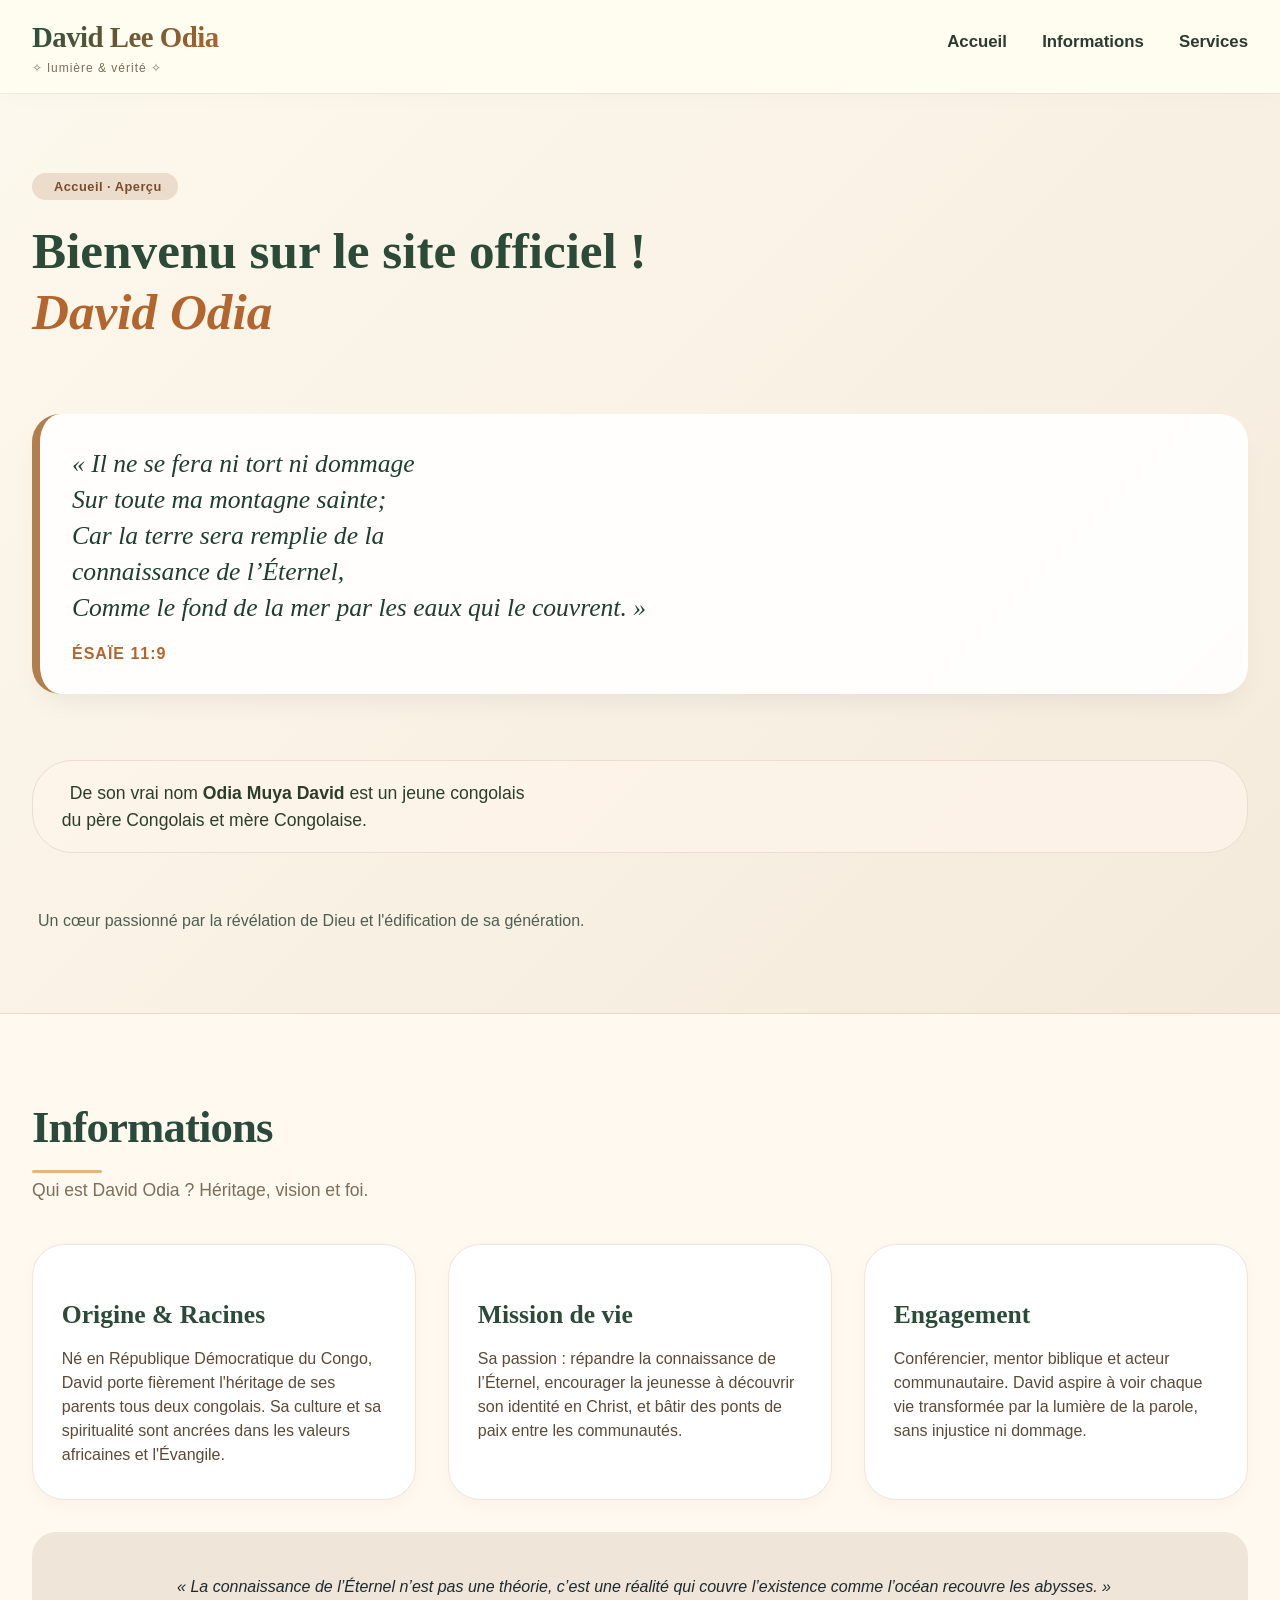
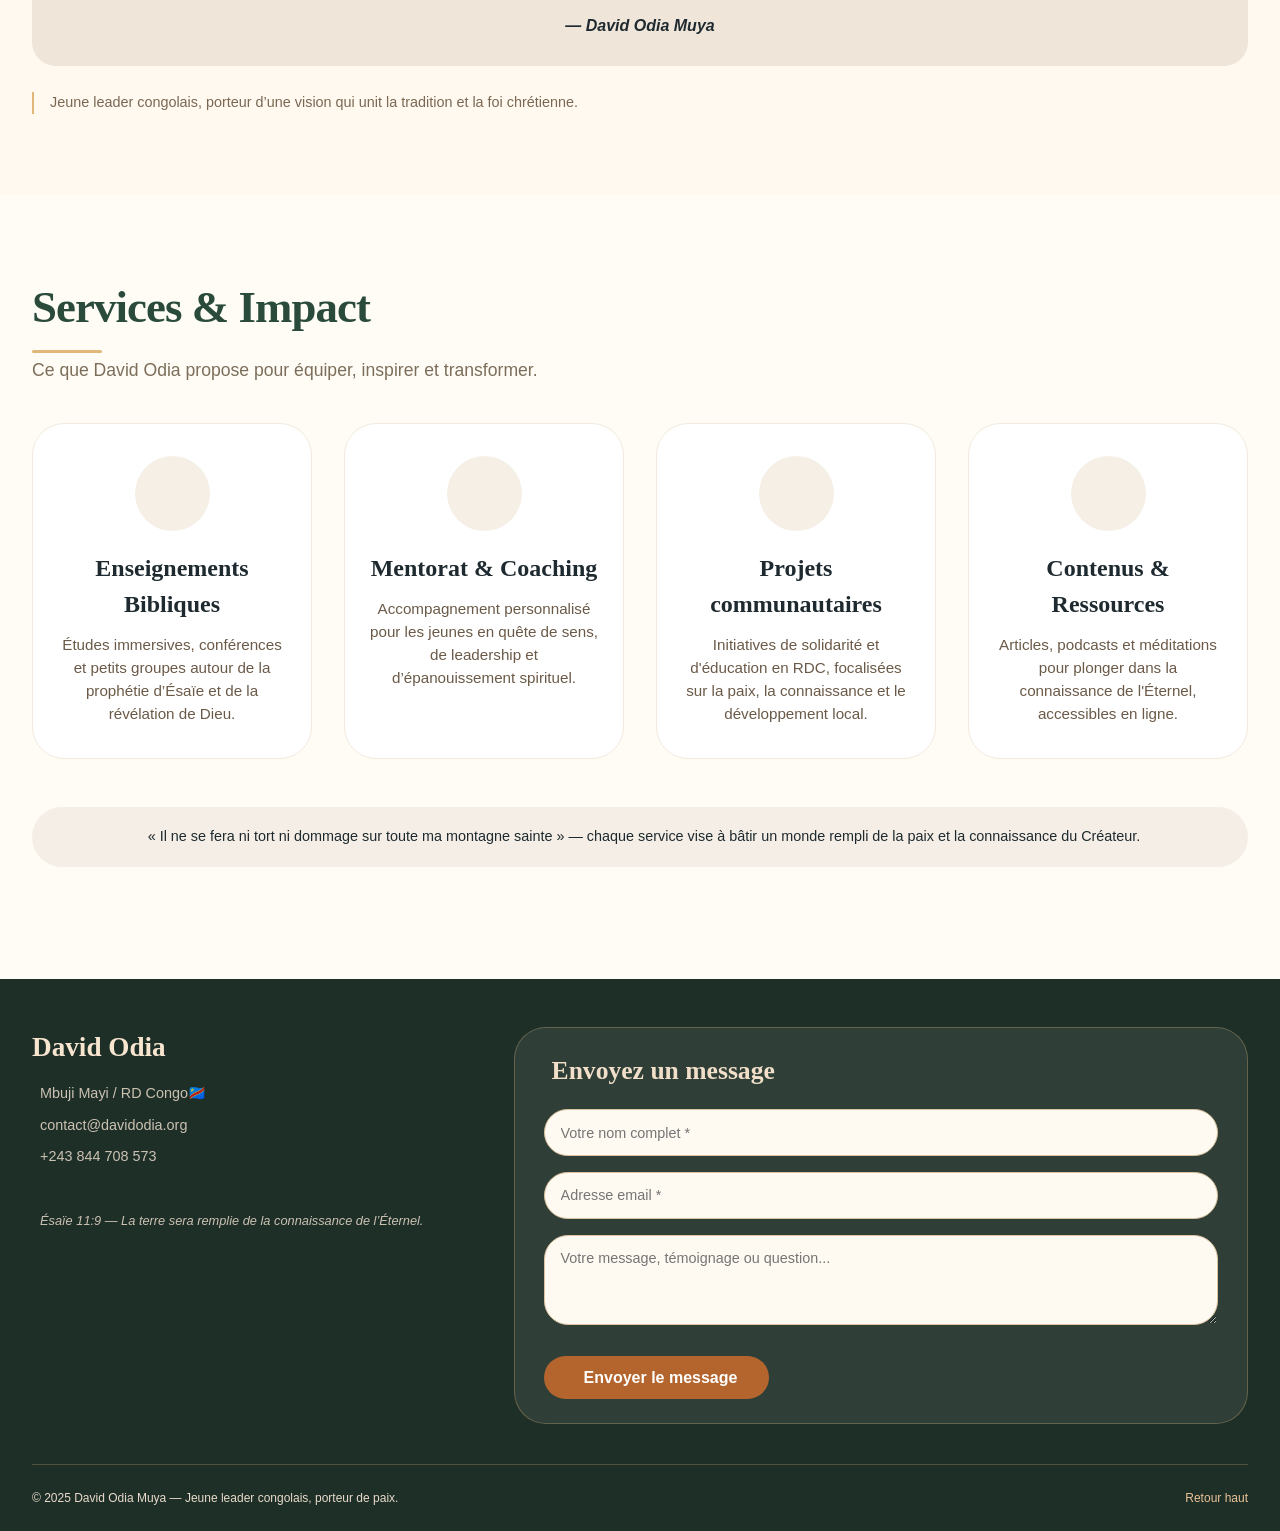
<file: index.html>
<!DOCTYPE html>
<html>

<head>
  <meta charset="UTF-8">
  <link rel="stylesheet" href="style.css" title="" type="" />
  <title>Site officiel | David Lee Odia</title>
</head>

<header class="site-header">
  <div class="nav-container">
    <div class="logo-area">
      <h2>David Lee Odia</h2>
      <p>✧ lumière & vérité ✧</p>
    </div>
    <section class="nav-links">
    <a href="index.html">Accueil</a></li>
      <a href="Information.html">Informations</a></li>
      <a href="service.html">Services</a>
    </section>
  </div>
</header>

<body>
<main>
  <!-- SECTION ACCUEIL (HOME) -->
  <section id="accueil" class="section hero">
    <div class="container hero-grid">
      <div>
        <div class="accueil-badge">
          <i class="fas fa-home" style="margin-right: 6px;"></i> Accueil · Aperçu
        </div>
        <h1>Bienvenu sur le site officiel ! <br><span>David Odia</span></h1>
      </div>

      <!-- Citation biblique Ésaïe 11:9 (texte intégral) -->
      <div class="verse-card">
        <div class="verse-text">
          « Il ne se fera ni tort ni dommage<br>
          Sur toute ma montagne sainte;<br>
          Car la terre sera remplie de la<br>
          connaissance de l’Éternel,<br>
          Comme le fond de la mer par les eaux qui le couvrent. »
        </div>
        <div class="verse-ref">
          <i class="fas fa-bible"></i> Ésaïe 11:9
        </div>
      </div>

      <!-- Identité (texte original préservé) -->
      <div class="bio-intro">
        <i class="fas fa-map-marker-alt" style="margin-right: 8px; color:#B4652D;"></i> 
        De son vrai nom <strong>Odia Muya David</strong> est un jeune congolais<br>
        du père Congolais et mère Congolaise.
      </div>

      <p style="margin-top: 1.5rem; max-width: 700px; color: #4E5E52;">
        <i class="fas fa-heart" style="color:#B4652D; margin-right: 6px;"></i> 
        Un cœur passionné par la révélation de Dieu et l'édification de sa génération.
      </p>
    </div>
  </section>

  <!-- SECTION INFORMATIONS (À propos & valeurs) -->
  <section id="informations" class="section section-alt">
    <div class="container">
      <h2 class="section-title">Informations</h2>
      <div class="section-subhead">Qui est David Odia ? Héritage, vision et foi.</div>

      <div class="info-grid">
        <div class="info-card">
          <div class="info-icon"><i class="fas fa-flag-checkered"></i></div>
          <h3>Origine & Racines</h3>
          <p>Né en République Démocratique du Congo, David porte fièrement l'héritage de ses parents tous deux congolais. Sa culture et sa spiritualité sont ancrées dans les valeurs africaines et l'Évangile.</p>
        </div>
        <div class="info-card">
          <div class="info-icon"><i class="fas fa-seedling"></i></div>
          <h3>Mission de vie</h3>
          <p>Sa passion : répandre la connaissance de l’Éternel, encourager la jeunesse à découvrir son identité en Christ, et bâtir des ponts de paix entre les communautés.</p>
        </div>
        <div class="info-card">
          <div class="info-icon"><i class="fas fa-hand-sparkles"></i></div>
          <h3>Engagement</h3>
          <p>Conférencier, mentor biblique et acteur communautaire. David aspire à voir chaque vie transformée par la lumière de la parole, sans injustice ni dommage.</p>
        </div>
      </div>

      <!-- Citation inspirante personnelle + extension naturelle -->
      <div class="quote-personal">
        <i class="fas fa-quote-left" style="font-size: 1.8rem; opacity: 0.5; margin-right: 8px;"></i>
        « La connaissance de l’Éternel n’est pas une théorie, c’est une réalité qui couvre l’existence comme l’océan recouvre les abysses. »
        <div style="margin-top: 0.6rem; font-weight: 600;">— David Odia Muya</div>
      </div>
      <p style="margin-top: 1.6rem; font-size: 0.9rem; color: #7A6852; border-left: 2px solid #E2B87A; padding-left: 1rem;">
        <i class="fas fa-globe-africa"></i> Jeune leader congolais, porteur d’une vision qui unit la tradition et la foi chrétienne.
      </p>
    </div>
  </section>

  <!-- SECTION SERVICES -->
  <section id="services" class="section">
    <div class="container">
      <h2 class="section-title">Services & Impact</h2>
      <div class="section-subhead">Ce que David Odia propose pour équiper, inspirer et transformer.</div>

      <div class="services-grid">
        <div class="service-item">
          <div class="service-icon"><i class="fas fa-chalkboard-user"></i></div>
          <h3>Enseignements Bibliques</h3>
          <p>Études immersives, conférences et petits groupes autour de la prophétie d’Ésaïe et de la révélation de Dieu.</p>
        </div>
        <div class="service-item">
          <div class="service-icon"><i class="fas fa-comments"></i></div>
          <h3>Mentorat & Coaching</h3>
          <p>Accompagnement personnalisé pour les jeunes en quête de sens, de leadership et d’épanouissement spirituel.</p>
        </div>
        <div class="service-item">
          <div class="service-icon"><i class="fas fa-hands-helping"></i></div>
          <h3>Projets communautaires</h3>
          <p>Initiatives de solidarité et d'éducation en RDC, focalisées sur la paix, la connaissance et le développement local.</p>
        </div>
        <div class="service-item">
          <div class="service-icon"><i class="fas fa-podcast"></i></div>
          <h3>Contenus & Ressources</h3>
          <p>Articles, podcasts et méditations pour plonger dans la connaissance de l'Éternel, accessibles en ligne.</p>
        </div>
      </div>
            <div style="margin-top: 3rem; background: #F4EEE6; border-radius: 40px; padding: 1.2rem 2rem; text-align: center; font-size: 0.9rem;">
        <i class="fas fa-dove" style="color:#B4652D; margin-right: 8px;"></i> 
        « Il ne se fera ni tort ni dommage sur toute ma montagne sainte » — chaque service vise à bâtir un monde rempli de la paix et la connaissance du Créateur.
      </div>
    </div>
  </section>
</main>
      <footer class="footer-unique">
  <div class="container-footer">
    <div class="footer-content">
      <!-- Colonne gauche : infos & réseaux -->
      <div class="footer-info">
        <h3>David Odia</h3>
        <p><i class="fas fa-map-pin"></i> Mbuji Mayi / RD Congo🇨🇩</p>
        <p><i class="fas fa-envelope"></i> contact@davidodia.org</p>
        <p><i class="fas fa-phone-alt"></i> +243 844 708 573</p>
        <div class="social-icons">
          <a href="#" aria-label="Facebook"><i class="fab fa-facebook-f"></i></a>
          <a href="#" aria-label="Instagram"><i class="fab fa-instagram"></i></a>
          <a href="#" aria-label="YouTube"><i class="fab fa-youtube"></i></a>
          <a href="#" aria-label="WhatsApp"><i class="fab fa-whatsapp"></i></a>
        </div>
        <p style="margin-top: 1.5rem; font-size: 0.8rem; font-style: italic;"><i class="fas fa-bible"></i> Ésaïe 11:9 — La terre sera remplie de la connaissance de l’Éternel.</p>
      </div>

      <!-- Colonne droite : formulaire de message -->
      <div class="footer-form">
        <h3><i class="fas fa-paper-plane"></i> Envoyez un message</h3>
        <form id="footerContactForm"
      action="https://formsubmit.co/davidwade729@gmail.com"
      method="POST">
          <input type="hidden" name="_subject" value="Nouveau message depuis mon site">
<input type="hidden" name="_captcha" value="false">
          <div class="form-group">
            <input type="text" id="footerName" name="name" placeholder="Votre nom complet *" required>
          </div>
          <div class="form-group">
            <input type="email" id="footerEmail" name="email" placeholder="Adresse email *" required>
          </div>
          <div class="form-group">
            <textarea id="footerMsg" name="message" placeholder="Votre message, témoignage ou question..." required></textarea>
          </div>
          <button type="submit" class="btn-submit"><i class="fas fa-feather-alt"></i> Envoyer le message</button>
          <div id="footerFormFeedback" class="form-message" style="display: none;"></div>
        </form>
      </div>
    </div>
    <div class="footer-bottom">
      <span>© 2025 David Odia Muya — Jeune leader congolais, porteur de paix.</span>
      <span><a href="#accueil"><i class="fas fa-arrow-up"></i> Retour haut</a></span>
    </div>
  </div>
</footer>

  
</body>
</html>
</file>
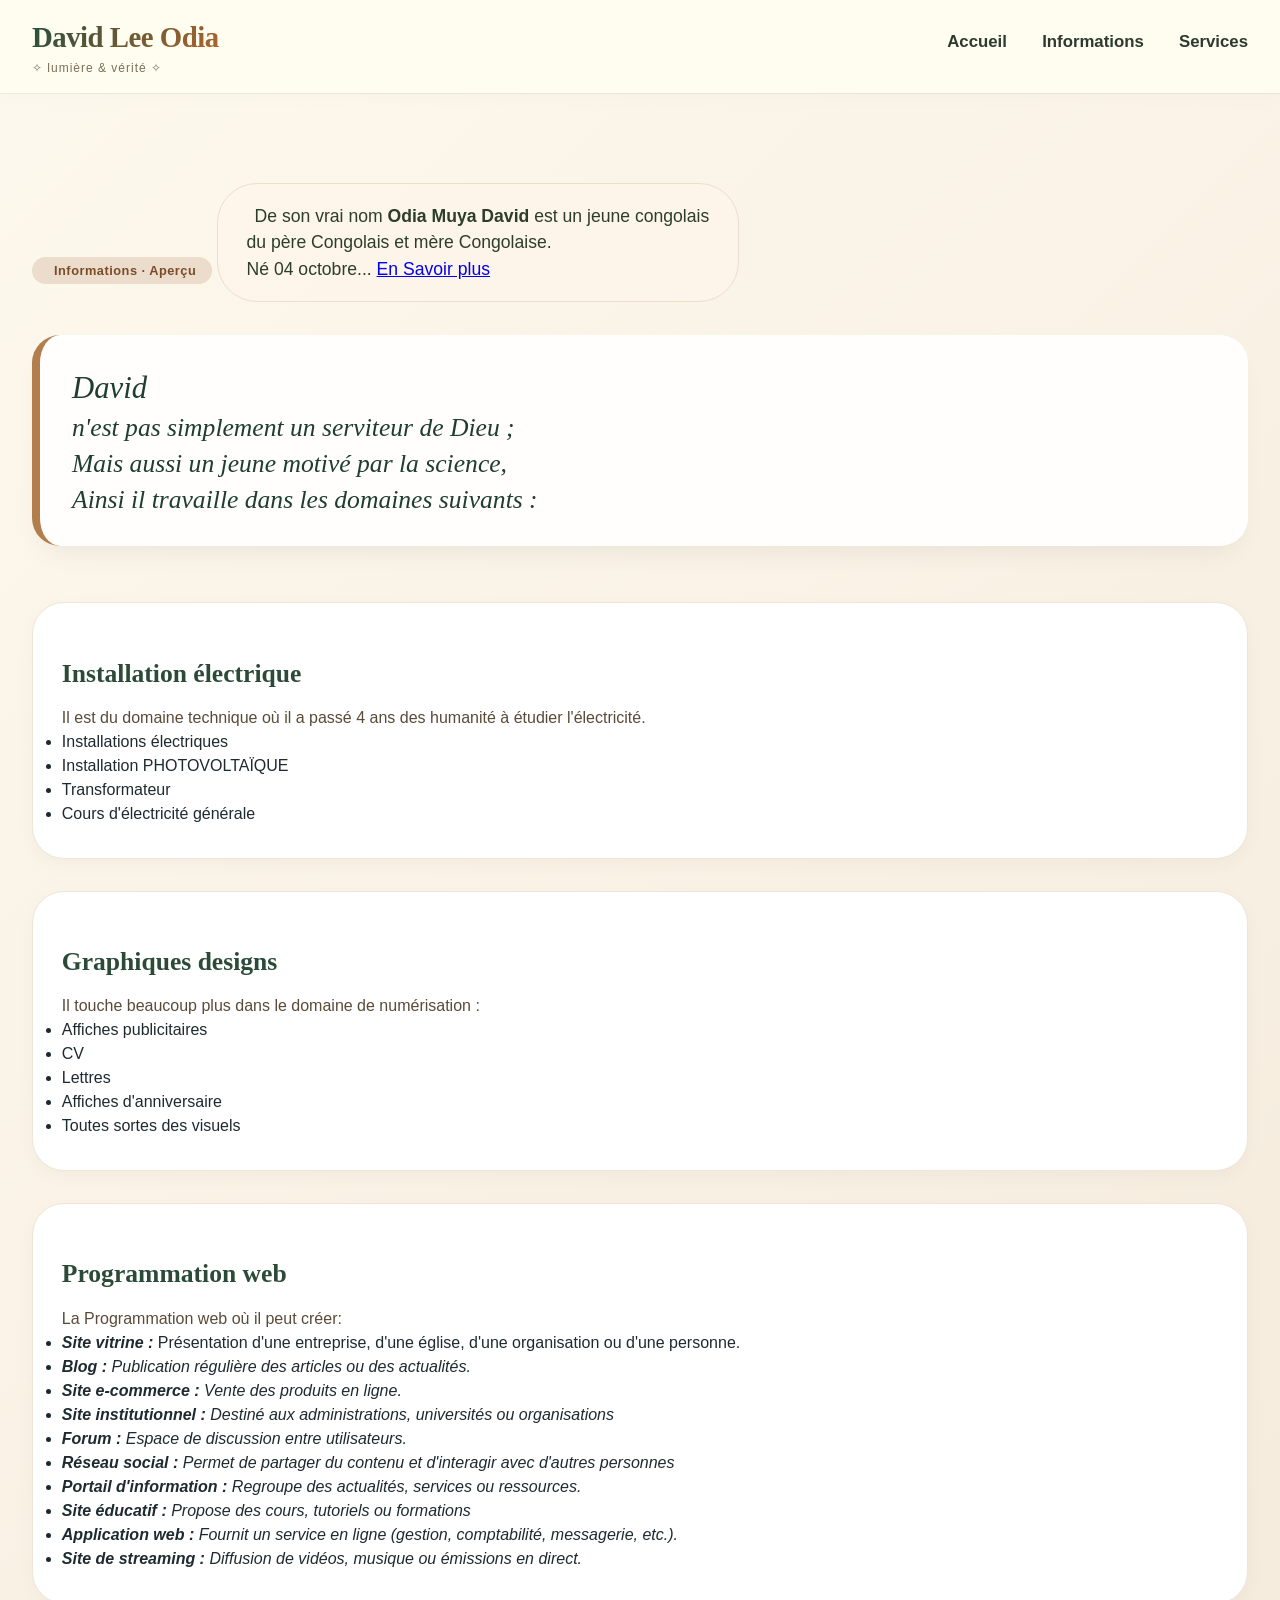
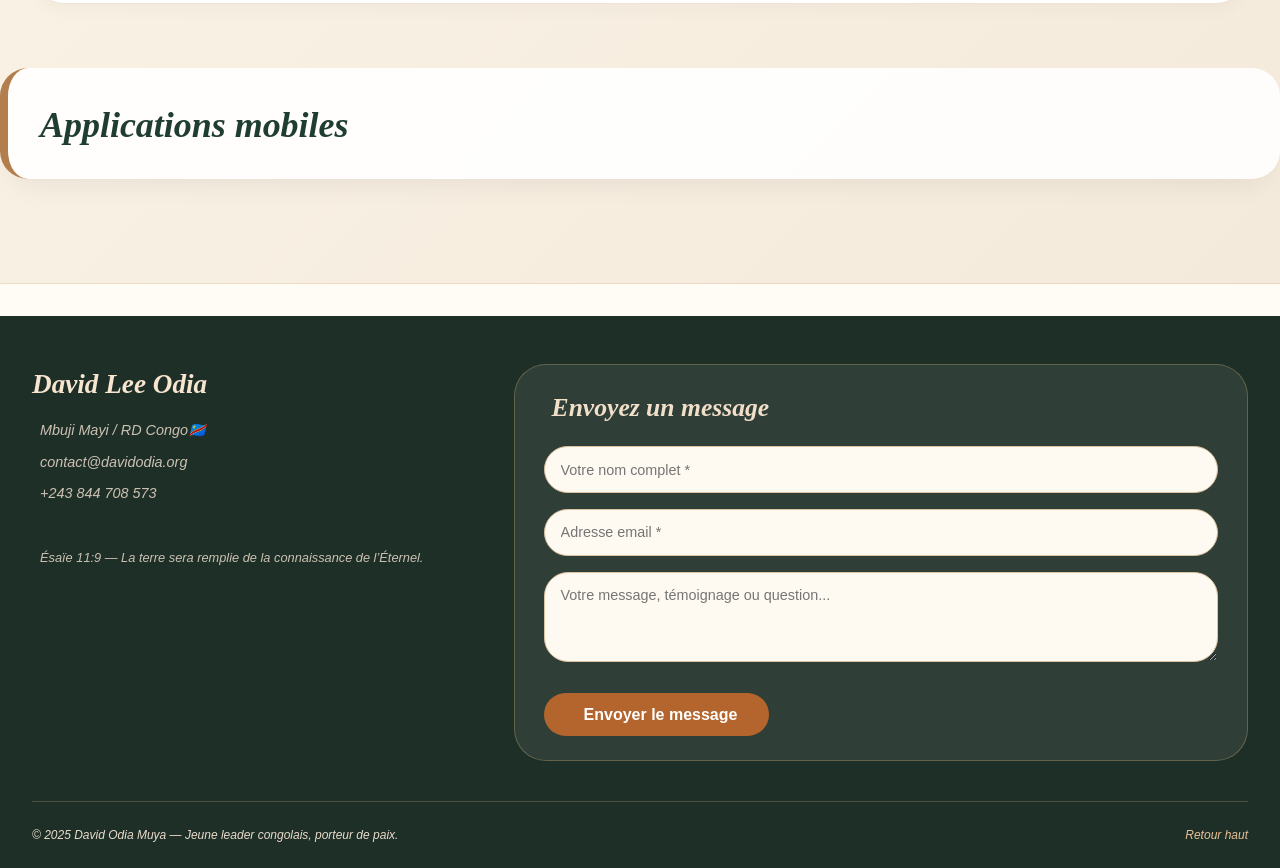
<file: Information.html>
<!DOCTYPE html>
<html>

<head>
  <meta charset="UTF-8">
  <link rel="stylesheet" href="style.css" title="" type="" />
  <title>Site officiel | David Lee Odia</title>
</head>

<header class="site-header">
  <div class="nav-container">
    <div class="logo-area">
      <h2>David Lee Odia</h2>
      <p>✧ lumière & vérité ✧</p>
    </div>
    <section class="nav-links">
    <a href="index.html">Accueil</a></li>
      <a href="Information.html">Informations</a></li>
      <a href="service.html">Services</a>
    </section>
  </div>
</header>
<main>
<body>
    <!-- SECTION ACCUEIL (HOME) -->
  <section id="accueil" class="section hero">
    <div class="container hero-grid">
      <div>
        <div class="accueil-badge">
          <i class="fas fa-home" style="margin-right: 6px;"></i> Informations · Aperçu
        </div>
           <div class="bio-intro">
        <i class="fas fa-map-marker-alt" style="margin-right: 8px; color:#B4652D;"></i> 
        De son vrai nom <strong>Odia Muya David</strong> est un jeune congolais<br>
        du père Congolais et mère Congolaise.<br />
        Né 04 octobre... <a href="Naissance.html">En Savoir plus</a>
        
      </div>
  
 <div class="verse-card">
        <div class="verse-text">
           <big>David</big><br>
          n'est pas simplement un serviteur de Dieu ;<br>
          Mais aussi un jeune motivé par la science,<br>
          Ainsi il travaille dans les domaines suivants :<br>
          
        </div>
 </div>
        <div class="verse-ref">
          <i class="fas fa-bible"></i>
        </div>
      
        
        

        
        </div>
        
        <div class="info-card">
          <div class="info-icon"><i class="fas fa-seedling"></i></div>
        <h3>Installation électrique</h3>
          <p>Il est du domaine technique où il a passé 4 ans des humanité à étudier l'électricité.</p>
          <ul>
            <li>Installations électriques </li>
            <li>Installation PHOTOVOLTAÏQUE</li>
            <li>Transformateur</li>
            <li>Cours d'électricité générale</li>
          </ul>
        </div>
        <div class="info-card">
          <div class="info-icon"><i class="fas fa-seedling"></i></div>
        <h3>Graphiques designs</h3>
          <p>Il touche beaucoup plus dans le domaine de numérisation :</p>
          <ul>
            <li>Affiches publicitaires</li>
            <li>CV</li>
            <li>Lettres</li>
            <li>Affiches d'anniversaire</li>
            <li>Toutes sortes des visuels</li>
        </div>
        
        <div class="info-card">
          <div class="info-icon"><i class="fas fa-hand-sparkles"></i></div>
         
          <h3>Programmation web</h3>
          <p> La Programmation web où il peut créer:</p>
          <ul>
            <li><i><strong>Site vitrine :</strong></i> Présentation d'une entreprise, d'une église, d'une organisation ou d'une personne.</li>
            <li><i><strong>Blog :</strong> Publication régulière des articles ou des actualités.</li>
            <li><i><strong>Site e-commerce :</strong></i> Vente des produits en ligne.</li>
            <li><i><strong>Site institutionnel : </strong></i>Destiné aux administrations, universités ou organisations</li>
               <li><i><strong>Forum : </strong></i> Espace de discussion entre utilisateurs.</li>
            <li><i><strong>Réseau social :</strong></i> Permet de partager du contenu et d'interagir avec d'autres personnes</li>
            <li><i><strong>Portail d'information : </strong> Regroupe des actualités, services ou ressources.</i></li>
            <li><i><strong>Site éducatif :</strong></i> Propose des cours, tutoriels ou formations</li>
            <li><i><strong>Application web : </strong></i>Fournit un service en ligne (gestion, comptabilité, messagerie, etc.).</li>
            <li><i><strong>Site de streaming : </strong></i> Diffusion de vidéos, musique ou émissions en direct.</li>
          </ul>
        </div>
      </div>
       <div class="verse-card">
        <div class="verse-text">
           <h3><big>Applications mobiles</big></h3>
        </div>
    
          
        </div>
 </main>
        </body>

<footer class="footer-unique">
  <div class="container-footer">
    <div class="footer-content">
      <!-- Colonne gauche : infos & réseaux -->
      <div class="footer-info">
        <h3>David Lee Odia</h3>
        <p><i class="fas fa-map-pin"></i> Mbuji Mayi / RD Congo🇨🇩</p>
        <p><i class="fas fa-envelope"></i> contact@davidodia.org</p>
        <p><i class="fas fa-phone-alt"></i> +243 844 708 573</p>
        <div class="social-icons">
          <a href="#" aria-label="Facebook"><i class="fab fa-facebook-f"></i></a>
          <a href="#" aria-label="Instagram"><i class="fab fa-instagram"></i></a>
          <a href="#" aria-label="YouTube"><i class="fab fa-youtube"></i></a>
          <a href="#" aria-label="WhatsApp"><i class="fab fa-whatsapp"></i></a>
        </div>
        <p style="margin-top: 1.5rem; font-size: 0.8rem; font-style: italic;"><i class="fas fa-bible"></i> Ésaïe 11:9 — La terre sera remplie de la connaissance de l’Éternel.</p>
      </div>

      <!-- Colonne droite : formulaire de message -->
      <div class="footer-form">
        <h3><i class="fas fa-paper-plane"></i> Envoyez un message</h3>
        <form id="footerContactForm" action="#" method="post">
          <div class="form-group">
            <input type="text" id="footerName" name="name" placeholder="Votre nom complet *" required>
          </div>
          <div class="form-group">
            <input type="email" id="footerEmail" name="email" placeholder="Adresse email *" required>
          </div>
          <div class="form-group">
            <textarea id="footerMsg" name="message" placeholder="Votre message, témoignage ou question..." required></textarea>
          </div>
          <button type="submit" class="btn-submit"><i class="fas fa-feather-alt"></i> Envoyer le message</button>
          <div id="footerFormFeedback" class="form-message" style="display: none;"></div>
        </form>
      </div>
    </div>
    <div class="footer-bottom">
      <span>© 2025 David Odia Muya — Jeune leader congolais, porteur de paix.</span>
      <span><a href="#accueil"><i class="fas fa-arrow-up"></i> Retour haut</a></span>
    </div>
  </div>
</footer>
</file>
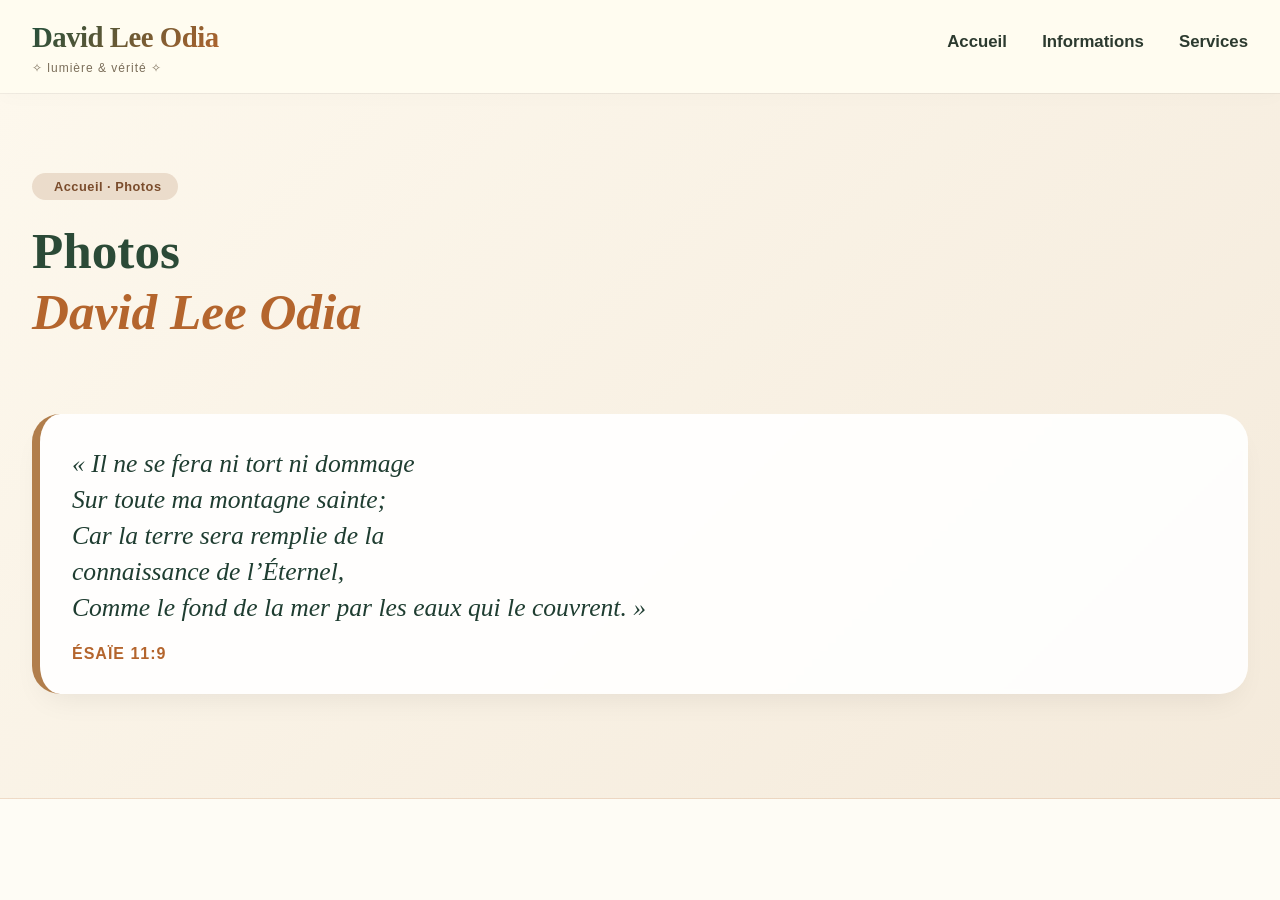
<file: photo.html>
<!DOCTYPE html>
<html>

<head>
  <meta charset="UTF-8">
  <link rel="stylesheet" href="style.css" title="" type="" />
  <title>Site officiel | David Lee Odia</title>
</head>

<header class="site-header">
  <div class="nav-container">
    <div class="logo-area">
      <h2>David Lee Odia</h2>
      <p>✧ lumière & vérité ✧</p>
    </div>
    <section class="nav-links">
    <a href="index.html">Accueil</a></li>
      <a href="Information.html">Informations</a></li>
      <a href="service.html">Services</a>
    </section>
  </div>
</header>

<body>
<main>
  <!-- SECTION ACCUEIL (HOME) -->
  <section id="accueil" class="section hero">
    <div class="container hero-grid">
      <div>
        <div class="accueil-badge">
          <i class="fas fa-home" style="margin-right: 6px;"></i> Accueil · Photos
        </div>
        <h1>Photos<br><span>David Lee Odia</span></h1>
      </div>

      <!-- Citation biblique Ésaïe 11:9 (texte intégral) -->
      <div class="verse-card">
        <div class="verse-text">
          « Il ne se fera ni tort ni dommage<br>
          Sur toute ma montagne sainte;<br>
          Car la terre sera remplie de la<br>
          connaissance de l’Éternel,<br>
          Comme le fond de la mer par les eaux qui le couvrent. »
        </div>
        <div class="verse-ref">
          <i class="fas fa-bible"></i> Ésaïe 11:9
        </div>
      </div>
</file>
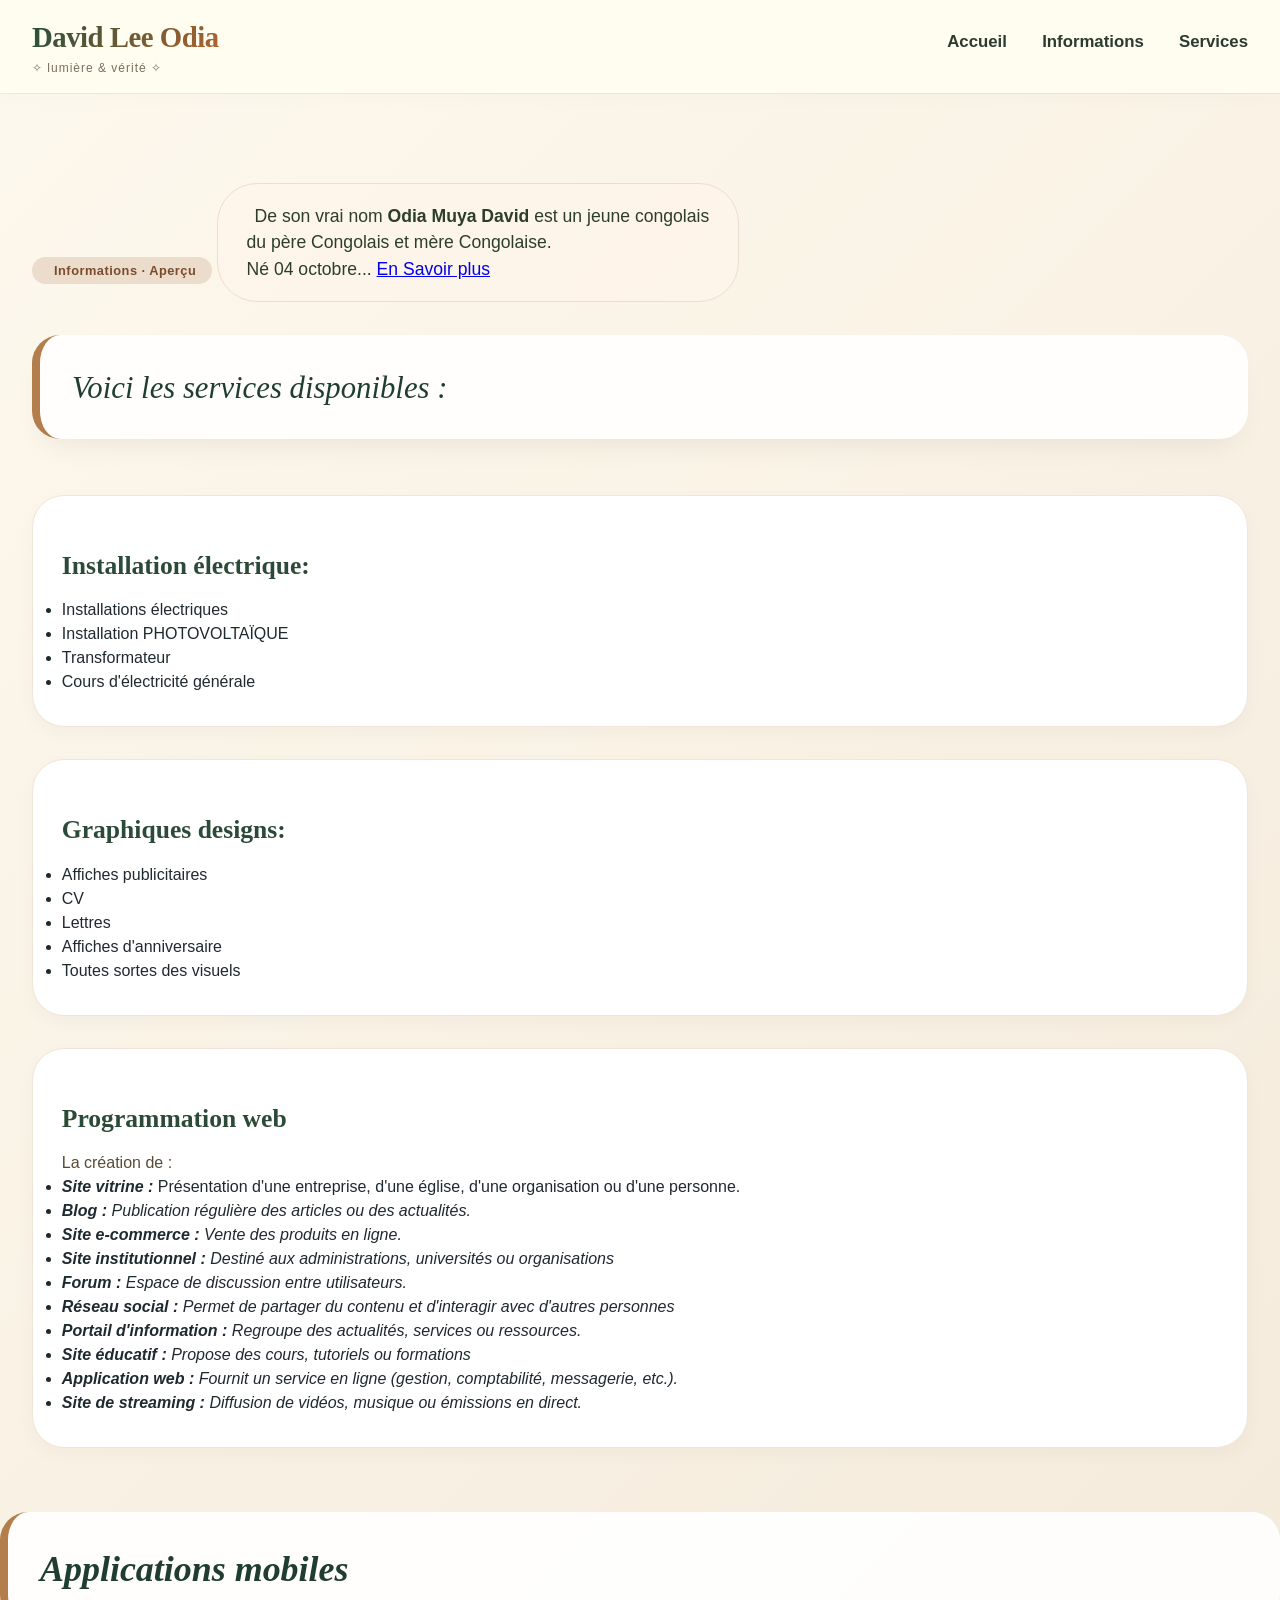
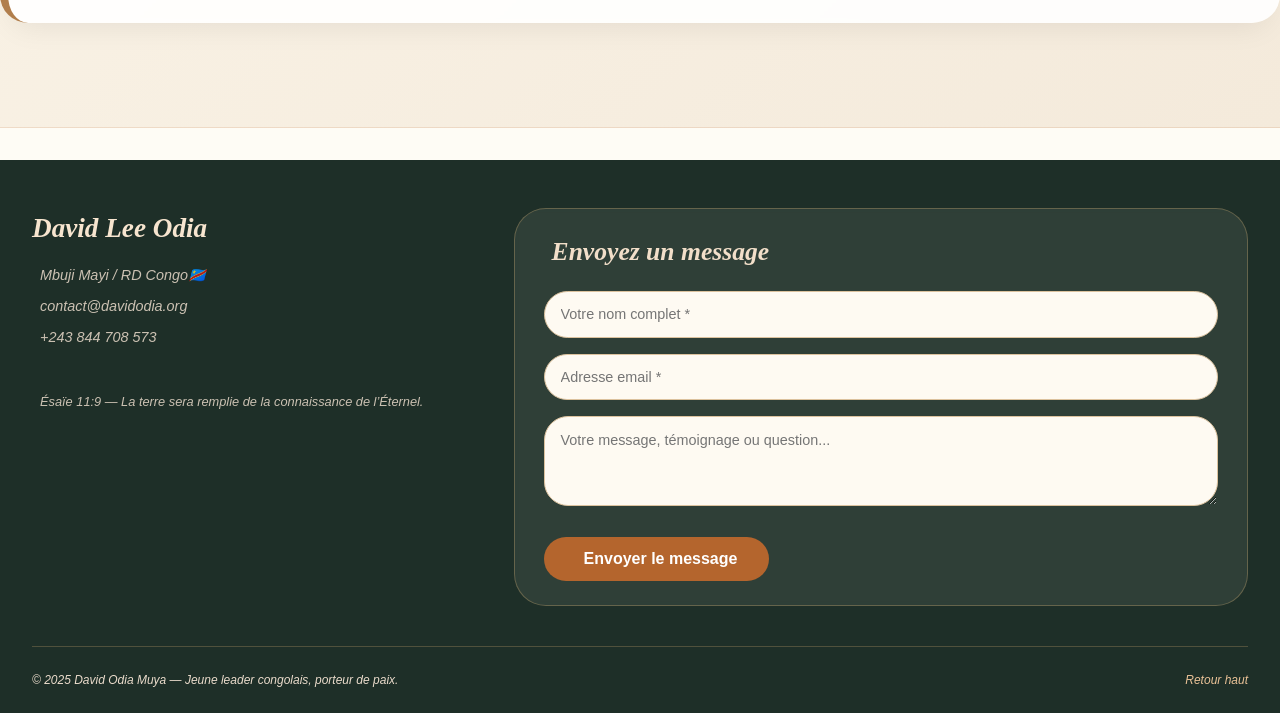
<file: service.html>
<!DOCTYPE html>
<html>

<head>
  <meta charset="UTF-8">
  <link rel="stylesheet" href="style.css" title="" type="" />
  <title>Site officiel | David Lee Odia</title>
</head>

<header class="site-header">
  <div class="nav-container">
    <div class="logo-area">
      <h2>David Lee Odia</h2>
      <p>✧ lumière & vérité ✧</p>
    </div>
    <section class="nav-links">
    <a href="index.html">Accueil</a></li>
      <a href="Information.html">Informations</a></li>
      <a href="service.html">Services</a>
    </section>
  </div>
</header>

<main>
<body>
    <!-- SECTION ACCUEIL (HOME) -->
  <section id="accueil" class="section hero">
    <div class="container hero-grid">
      <div>
        <div class="accueil-badge">
          <i class="fas fa-home" style="margin-right: 6px;"></i> Informations · Aperçu
        </div>
           <div class="bio-intro">
        <i class="fas fa-map-marker-alt" style="margin-right: 8px; color:#B4652D;"></i> 
        De son vrai nom <strong>Odia Muya David</strong> est un jeune congolais<br>
        du père Congolais et mère Congolaise.<br />
        Né 04 octobre... <a href="Naissance.html">En Savoir plus</a>
        
      </div>
  
 <div class="verse-card">
        <div class="verse-text">
           <big>Voici les services disponibles :</big><br>
          
        </div>
 </div>
        <div class="verse-ref">
          <i class="fas fa-bible"></i>
        </div>
      
        
        

        
        </div>
        
        <div class="info-card">
          <div class="info-icon"><i class="fas fa-seedling"></i></div>
        <h3>Installation électrique:</h3>
          <ul>
            <li>Installations électriques </li>
            <li>Installation PHOTOVOLTAÏQUE</li>
            <li>Transformateur</li>
            <li>Cours d'électricité générale</li>
          </ul>
        </div>
        <div class="info-card">
          <div class="info-icon"><i class="fas fa-seedling"></i></div>
        <h3>Graphiques designs:</h3>
          <ul>
            <li>Affiches publicitaires</li>
            <li>CV</li>
            <li>Lettres</li>
            <li>Affiches d'anniversaire</li>
            <li>Toutes sortes des visuels</li>
        </div>
        
        <div class="info-card">
          <div class="info-icon"><i class="fas fa-hand-sparkles"></i></div>
         
          <h3>Programmation web</h3>
          <p> La création de :</p>
          <ul>
            <li><i><strong>Site vitrine :</strong></i> Présentation d'une entreprise, d'une église, d'une organisation ou d'une personne.</li>
            <li><i><strong>Blog :</strong> Publication régulière des articles ou des actualités.</li>
            <li><i><strong>Site e-commerce :</strong></i> Vente des produits en ligne.</li>
            <li><i><strong>Site institutionnel : </strong></i>Destiné aux administrations, universités ou organisations</li>
               <li><i><strong>Forum : </strong></i> Espace de discussion entre utilisateurs.</li>
            <li><i><strong>Réseau social :</strong></i> Permet de partager du contenu et d'interagir avec d'autres personnes</li>
            <li><i><strong>Portail d'information : </strong> Regroupe des actualités, services ou ressources.</i></li>
            <li><i><strong>Site éducatif :</strong></i> Propose des cours, tutoriels ou formations</li>
            <li><i><strong>Application web : </strong></i>Fournit un service en ligne (gestion, comptabilité, messagerie, etc.).</li>
            <li><i><strong>Site de streaming : </strong></i> Diffusion de vidéos, musique ou émissions en direct.</li>
          </ul>
        </div>
      </div>
       <div class="verse-card">
        <div class="verse-text">
           <h3><big>Applications mobiles</big></h3>
        </div>
    
          
        </div>
 </main>
        </body>

<footer class="footer-unique">
  <div class="container-footer">
    <div class="footer-content">
      <!-- Colonne gauche : infos & réseaux -->
      <div class="footer-info">
        <h3>David Lee Odia</h3>
        <p><i class="fas fa-map-pin"></i> Mbuji Mayi / RD Congo🇨🇩</p>
        <p><i class="fas fa-envelope"></i> contact@davidodia.org</p>
        <p><i class="fas fa-phone-alt"></i> +243 844 708 573 </p>
        <div class="social-icons">
          <a href="#" aria-label="Facebook"><i class="fab fa-facebook-f"></i></a>
          <a href="#" aria-label="Instagram"><i class="fab fa-instagram"></i></a>
          <a href="#" aria-label="YouTube"><i class="fab fa-youtube"></i></a>
          <a href="#" aria-label="WhatsApp"><i class="fab fa-whatsapp"></i></a>
        </div>
        <p style="margin-top: 1.5rem; font-size: 0.8rem; font-style: italic;"><i class="fas fa-bible"></i> Ésaïe 11:9 — La terre sera remplie de la connaissance de l’Éternel.</p>
      </div>

      <!-- Colonne droite : formulaire de message -->
      <div class="footer-form">
        <h3><i class="fas fa-paper-plane"></i> Envoyez un message</h3>
        <form id="footerContactForm" action="#" method="post">
          <div class="form-group">
            <input type="text" id="footerName" name="name" placeholder="Votre nom complet *" required>
          </div>
          <div class="form-group">
            <input type="email" id="footerEmail" name="email" placeholder="Adresse email *" required>
          </div>
          <div class="form-group">
            <textarea id="footerMsg" name="message" placeholder="Votre message, témoignage ou question..." required></textarea>
          </div>
          <button type="submit" class="btn-submit"><i class="fas fa-feather-alt"></i> Envoyer le message</button>
          <div id="footerFormFeedback" class="form-message" style="display: none;"></div>
        </form>
      </div>
    </div>
    <div class="footer-bottom">
      <span>© 2025 David Odia Muya — Jeune leader congolais, porteur de paix.</span>
      <span><a href="#accueil"><i class="fas fa-arrow-up"></i> Retour haut</a></span>
    </div>
  </div>
</footer>
</file>
<file: style.css>
* {
      margin: 0;
      padding: 0;
      box-sizing: border-box;
    }

    body {
      font-family: 'Inter', sans-serif;
      background: #fefcf5;
      color: #1e2a2f;
      scroll-behavior: smooth;
      line-height: 1.5;
    }

    /* Typographie élégante */
    h1, h2, h3, .verse-text, .logo {
      font-family: 'Cormorant Garamond', serif;
    }

    .container {
      max-width: 1280px;
      margin: 0 auto;
      padding: 0 2rem;
    }

    /* ========== HEADER / NAVIGATION ========== */
    .site-header {
      background: rgba(255, 252, 240, 0.96);
      backdrop-filter: blur(8px);
      box-shadow: 0 4px 20px rgba(0, 0, 0, 0.02), 0 1px 0 rgba(0, 0, 0, 0.05);
      position: sticky;
      top: 0;
      z-index: 100;
      transition: all 0.2s;
    }

    .nav-container {
      display: flex;
      align-items: baseline;
      justify-content: space-between;
      flex-wrap: wrap;
      padding: 1rem 2rem;
      max-width: 1400px;
      margin: 0 auto;
    }

    .logo-area h2 {
      font-size: 1.8rem;
      font-weight: 700;
      letter-spacing: -0.5px;
      background: linear-gradient(135deg, #1F4E3C, #B4652D);
      background-clip: text;
      -webkit-background-clip: text;
      color: transparent;
    }
    .logo-area p {
      font-size: 0.75rem;
      color: #7B6E5A;
      letter-spacing: 1px;
    }

    .nav-links {
      display: flex;
      gap: 2.2rem;
      list-style: none;
      font-weight: 600;
    }

    .nav-links a {
      text-decoration: none;
      color: #2C3A2F;
      font-size: 1.05rem;
      transition: 0.2s;
      padding-bottom: 4px;
      border-bottom: 2px solid transparent;
    }

    .nav-links a:hover, .nav-links a.active {
      color: #B4652D;
      border-bottom-color: #B4652D;
    }

    /* Sections générales */
    .section {
      padding: 5rem 0;
      position: relative;
    }

    .section-alt {
      background: #fff9f0;
    }

    .section-title {
      font-size: 2.8rem;
      font-weight: 700;
      margin-bottom: 1rem;
      letter-spacing: -0.02em;
      color: #2A4B3C;
      position: relative;
      display: inline-block;
    }

    .section-title:after {
      content: '';
      position: absolute;
      bottom: -12px;
      left: 0;
      width: 70px;
      height: 3px;
      background: #E2B87A;
      border-radius: 4px;
    }

    .section-subhead {
      font-size: 1.1rem;
      color: #7C6E5A;
      margin-bottom: 2.5rem;
      max-width: 650px;
    }

    /* ========== ACCUEIL (HERO) ========== */
    .hero {
      background: linear-gradient(135deg, #FDF8ED 0%, #F4EADB 100%);
      border-bottom: 1px solid rgba(180, 101, 45, 0.2);
    }

    .hero-grid {
      display: flex;
      flex-direction: column;
      gap: 2rem;
    }

    .accueil-badge {
      background: #EBDCCB;
      color: #7A4C2C;
      display: inline-block;
      padding: 0.25rem 1rem;
      border-radius: 40px;
      font-size: 0.8rem;
      font-weight: 600;
      letter-spacing: 0.5px;
      margin-bottom: 1.2rem;
    }

    .hero h1 {
      font-size: 3.2rem;
      font-weight: 800;
      line-height: 1.2;
      color: #2B4A37;
      margin-bottom: 0.5rem;
    }

    .hero h1 span {
      color: #B4652D;
      font-style: italic;
    }

    .verse-card {
      background: #FFFFFFE6;
      backdrop-filter: blur(2px);
      border-left: 8px solid #B17E4C;
      border-radius: 28px;
      padding: 2rem 2rem 1.8rem 2rem;
      margin: 2rem 0 1.5rem;
      box-shadow: 0 15px 30px -12px rgba(0,0,0,0.08);
      transition: transform 0.2s ease;
    }

    .verse-card:hover {
      transform: translateY(-3px);
    }

    .verse-text {
      font-size: 1.6rem;
      font-style: italic;
      font-weight: 500;
      color: #1F3D31;
      line-height: 1.4;
      quotes: "“" "”" "‘" "’";
    }

    .verse-ref {
      margin-top: 1rem;
      font-weight: 700;
      font-size: 1rem;
      text-transform: uppercase;
      letter-spacing: 1px;
      color: #B4652D;
    }

    .bio-intro {
      background: rgba(255,245,235,0.7);
      padding: 1.2rem 1.8rem;
      border-radius: 40px;
      font-size: 1.1rem;
      font-weight: 500;
      color: #2C3E2B;
      border: 1px solid #EDDDCE;
      display: inline-block;
      margin-top: 0.6rem;
    }

    /* ========== INFORMATIONS SECTION (À PROPOS) ========== */
    .info-grid {
      display: grid;
      grid-template-columns: repeat(auto-fit, minmax(280px, 1fr));
      gap: 2rem;
      margin-top: 2rem;
    }

    .info-card {
      background: #FFFFFF;
      border-radius: 32px;
      padding: 2rem 1.8rem;
      box-shadow: 0 6px 18px rgba(0, 0, 0, 0.03);
      transition: all 0.3s;
      border: 1px solid #f0e5d8;
    }

    .info-card:hover {
      box-shadow: 0 20px 30px -12px rgba(0, 0, 0, 0.1);
      transform: translateY(-6px);
      border-color: #E6D5C0;
    }

    .info-icon {
      font-size: 2.3rem;
      color: #B4652D;
      margin-bottom: 1.2rem;
    }

    .info-card h3 {
      font-size: 1.6rem;
      font-weight: 700;
      margin-bottom: 0.8rem;
      font-family: 'Cormorant Garamond', serif;
      color: #2B4A37;
    }

    .info-card p {
      color: #5A4A38;
      line-height: 1.5;
    }

    .quote-personal {
      margin-top: 2rem;
      background: #EFE5D9;
      border-radius: 24px;
      padding: 1.8rem;
      text-align: center;
      font-style: italic;
      font-weight: 500;
    }

    /* ========== SERVICES SECTION ========== */
    .services-grid {
      display: grid;
      grid-template-columns: repeat(auto-fit, minmax(260px, 1fr));
      gap: 2rem;
      margin-top: 2rem;
    }

    .service-item {
      background: white;
      border-radius: 32px;
      padding: 2rem 1.5rem;
      text-align: center;
      transition: 0.2s;
      border: 1px solid #F3E9DE;
      cursor: default;
    }

    .service-item:hover {
      background: #FEFAF4;
      border-color: #DCC29E;
      box-shadow: 0 15px 25px -12px rgba(82, 57, 33, 0.12);
    }

    .service-icon {
      font-size: 2.8rem;
      background: #F6EFE5;
      width: 75px;
      height: 75px;
      display: flex;
      align-items: center;
      justify-content: center;
      border-radius: 60px;
      margin: 0 auto 1.2rem;
      color: #B4652D;
    }

    .service-item h3 {
      font-size: 1.5rem;
      font-family: 'Cormorant Garamond', serif;
      font-weight: 700;
      margin-bottom: 0.75rem;
    }

    .service-item p {
      color: #6B5A48;
      font-size: 0.95rem;
    }

    /* Pied de page */
    .footer {
      background: #1E2F28;
      color: #EADBCB;
      padding: 2.5rem 0;
      text-align: center;
      margin-top: 2rem;
    }

    .footer a {
      color: #EAC297;
      text-decoration: none;
    }

    .footer a:hover {
      text-decoration: underline;
    }

    /* Responsive */
    @media (max-width: 780px) {
      .nav-container {
        flex-direction: column;
        align-items: center;
        gap: 1rem;
      }
      .hero h1 {
        font-size: 2.4rem;
      }
      .verse-text {
        font-size: 1.3rem;
      }
      .section-title {
        font-size: 2.2rem;
      }
      .container {
        padding: 0 1.5rem;
      }
      .nav-links {
        gap: 1.5rem;
        flex-wrap: wrap;
        justify-content: center;
      }
    }

    @media (max-width: 480px) {
      .section {
        padding: 3rem 0;
      }
      .verse-card {
        padding: 1.5rem;
      }
    }

    /* decoration supplémentaire (vagues douces) */
    .bg-leaf {
      position: absolute;
      bottom: 0;
      right: 0;
      opacity: 0.03;
      pointer-events: none;
      font-size: 12rem;
    }

    button, .btn-dummy {
      background: none;
      border: none;
    }

    /* scroll animation light */
    @keyframes fadeUp {
      0% { opacity: 0; transform: translateY(20px);}
      100% { opacity: 1; transform: translateY(0);}
    }

    .section {
      animation: fadeUp 0.7s ease-out;
    }
     .footer-unique {
    background: #1E2F28;
    color: #EADBCB;
    padding: 3rem 0 1.5rem;
    margin-top: 2rem;
    font-family: 'Inter', sans-serif;
  }

  .footer-unique .container-footer {
    max-width: 1280px;
    margin: 0 auto;
    padding: 0 2rem;
  }

  .footer-content {
    display: flex;
    flex-wrap: wrap;
    justify-content: space-between;
    gap: 2rem;
    margin-bottom: 2.5rem;
  }

  .footer-info {
    flex: 1.2;
    min-width: 220px;
  }

  .footer-info h3 {
    font-family: 'Cormorant Garamond', serif;
    font-size: 1.7rem;
    margin-bottom: 1rem;
    font-weight: 600;
    color: #F7E5CF;
  }

  .footer-info p {
    margin: 0.6rem 0;
    font-size: 0.9rem;
    opacity: 0.85;
    display: flex;
    align-items: center;
    gap: 8px;
  }

  .social-icons {
    margin-top: 1.2rem;
    display: flex;
    gap: 1rem;
  }

  .social-icons a {
    color: #EAC297;
    font-size: 1.4rem;
    transition: 0.2s;
    text-decoration: none;
  }

  .social-icons a:hover {
    color: white;
    transform: translateY(-3px);
  }

  /* Formulaire */
  .footer-form {
    flex: 1.8;
    min-width: 280px;
    background: rgba(255, 248, 235, 0.08);
    backdrop-filter: blur(2px);
    border-radius: 32px;
    padding: 1.5rem 1.8rem;
    border: 1px solid rgba(226, 184, 122, 0.3);
  }

  .footer-form h3 {
    font-family: 'Cormorant Garamond', serif;
    font-size: 1.6rem;
    margin-bottom: 1.2rem;
    display: flex;
    align-items: center;
    gap: 8px;
    color: #F2DFC9;
  }

  .form-group {
    margin-bottom: 1rem;
  }

  .form-group input,
  .form-group textarea {
    width: 100%;
    padding: 0.9rem 1rem;
    background: #FEFAF2;
    border: 1px solid #DCC29E;
    border-radius: 60px;
    font-family: 'Inter', sans-serif;
    font-size: 0.9rem;
    outline: none;
    transition: 0.2s;
    color: #2C3A2F;
  }

  .form-group textarea {
    border-radius: 24px;
    resize: vertical;
    min-height: 90px;
  }

  .form-group input:focus,
  .form-group textarea:focus {
    border-color: #B4652D;
    box-shadow: 0 0 0 2px rgba(180, 101, 45, 0.2);
    background: #ffffff;
  }

  .btn-submit {
    background: #B4652D;
    border: none;
    padding: 0.8rem 2rem;
    border-radius: 60px;
    font-weight: 700;
    font-size: 1rem;
    color: white;
    cursor: pointer;
    transition: 0.2s;
    display: inline-flex;
    align-items: center;
    gap: 8px;
    font-family: 'Inter', sans-serif;
    margin-top: 0.5rem;
  }

  .btn-submit:hover {
    background: #9B4E24;
    transform: scale(1.02);
    box-shadow: 0 8px 18px rgba(0,0,0,0.15);
  }

  .form-message {
    margin-top: 1rem;
    font-size: 0.8rem;
    background: #2b4538;
    display: inline-block;
    padding: 0.4rem 1rem;
    border-radius: 40px;
    color: #FFE2BF;
  }

  .footer-bottom {
    text-align: center;
    padding-top: 1.5rem;
    border-top: 1px solid rgba(226, 184, 122, 0.25);
    font-size: 0.75rem;
    display: flex;
    justify-content: space-between;
    flex-wrap: wrap;
    gap: 0.5rem;
  }

  .footer-bottom a {
    color: #EAC297;
    text-decoration: none;
  }

  @media (max-width: 780px) {
    .footer-content {
      flex-direction: column;
    }
    .footer-unique .container-footer {
      padding: 0 1.5rem;
    }
  }
</file>
